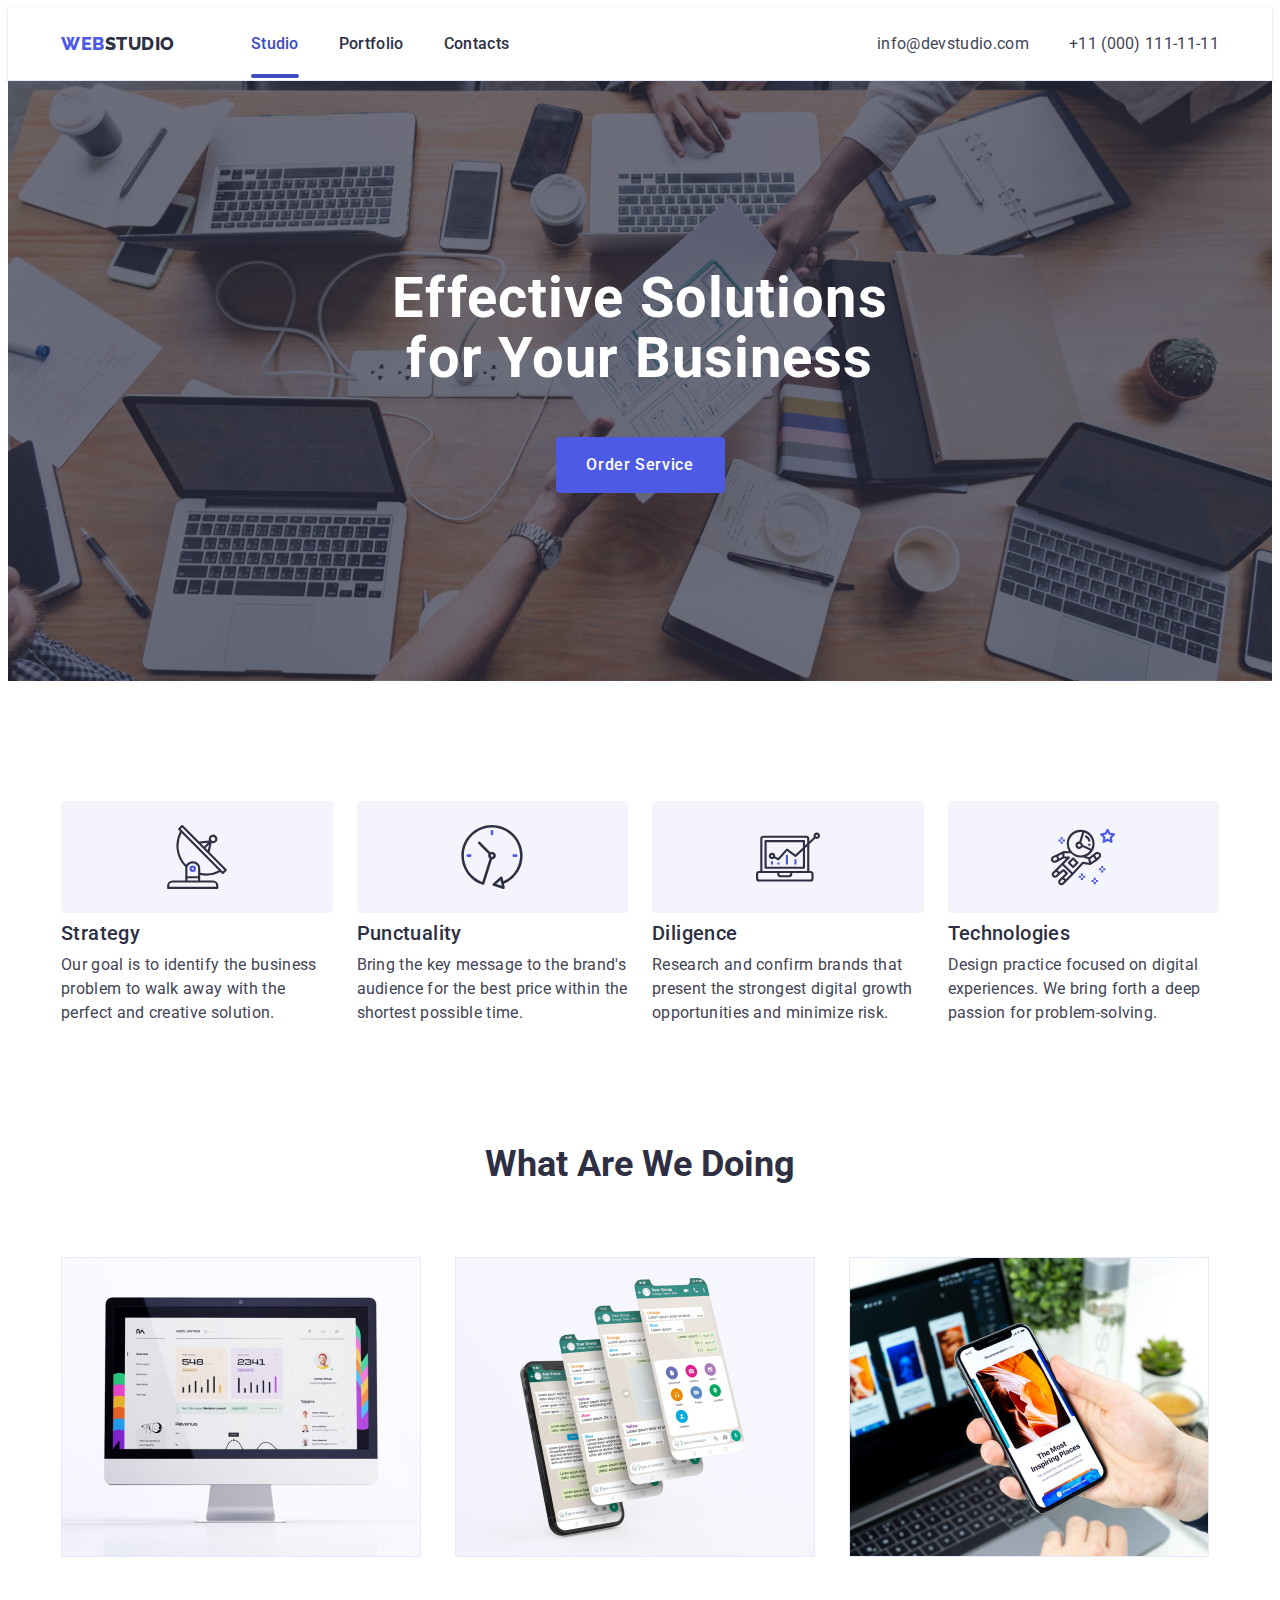
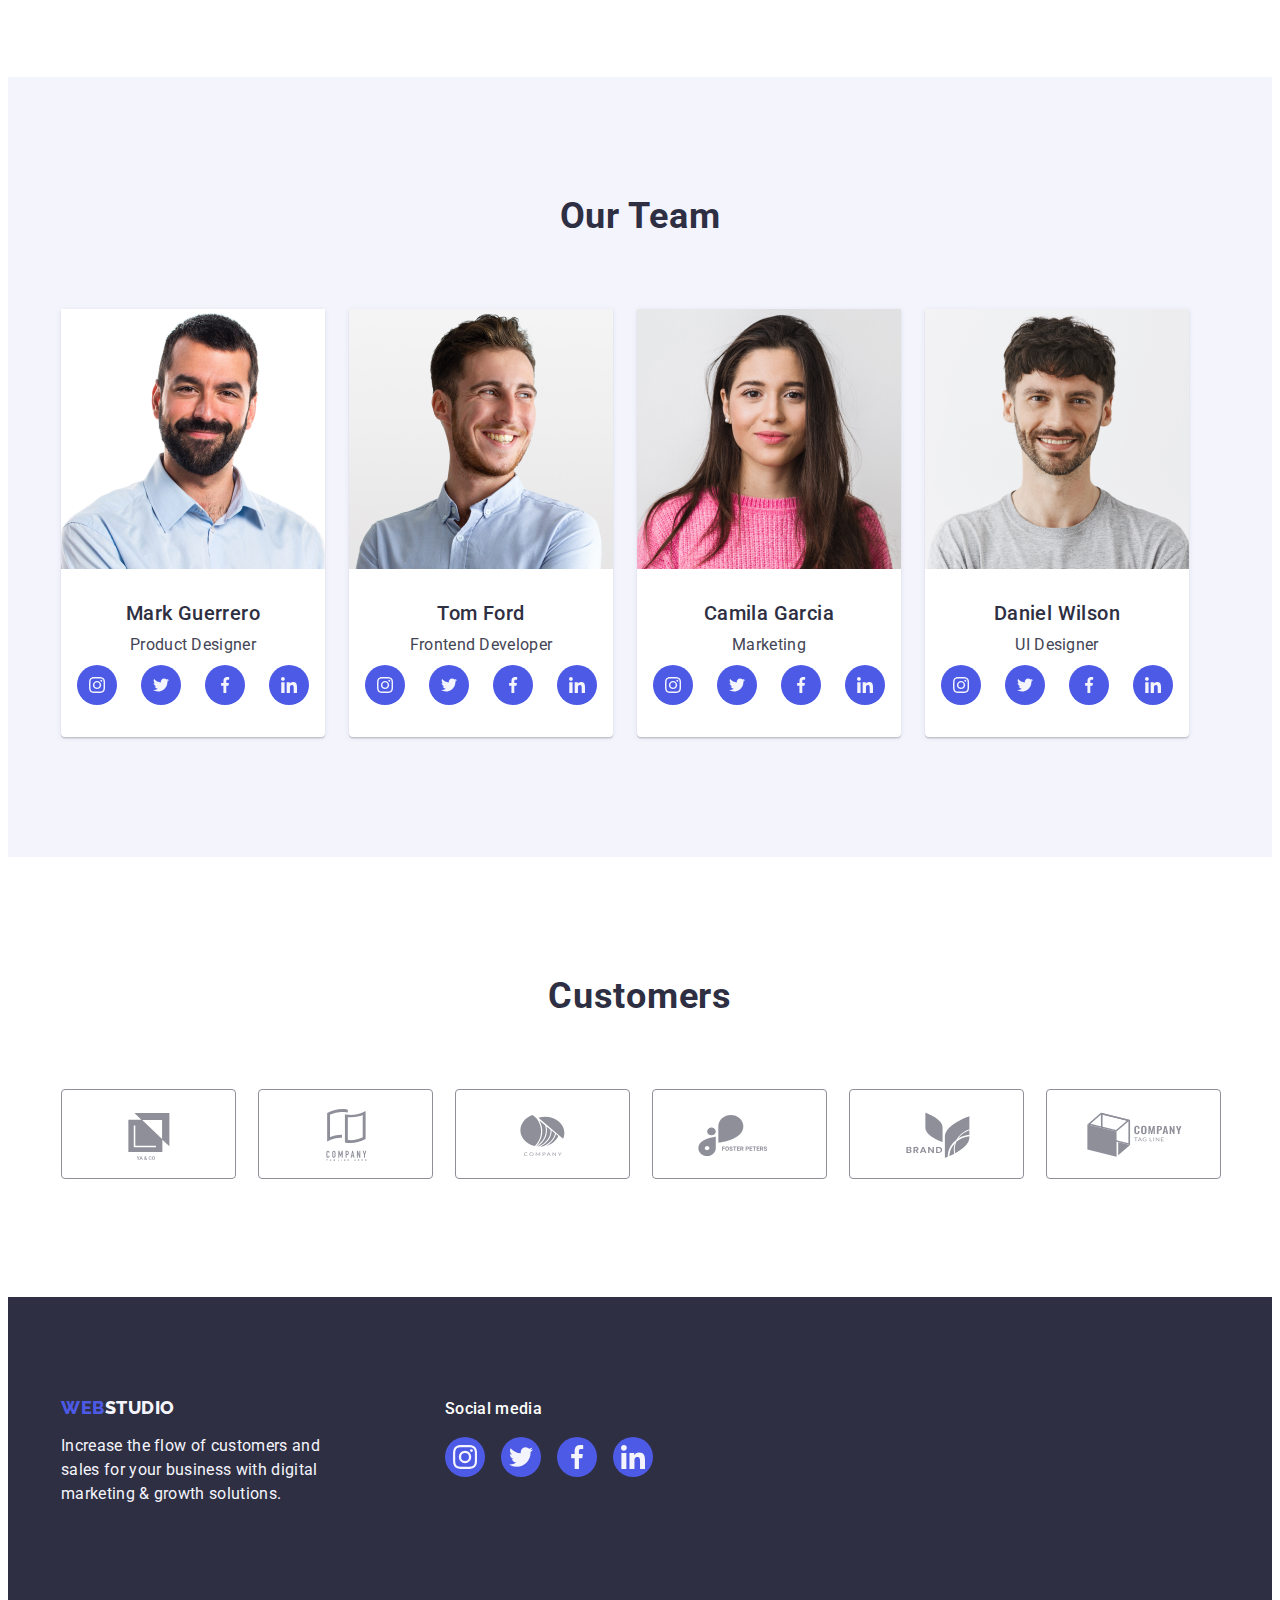
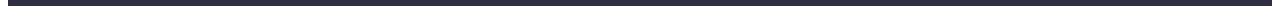
<file: index.html>
<!DOCTYPE html>
<html lang="en">
  <head>
    <meta charset="UTF-8" />
    <meta http-equiv="X-UA-Compatible" content="IE=edge" />
    <meta name="viewport" content="width=device-width, initial-scale=1.0" />
    <link rel="preconnect" href="https://fonts.googleapis.com" />
    <link rel="preconnect" href="https://fonts.gstatic.com" crossorigin />
    <link
      href="https://fonts.googleapis.com/css2?family=Raleway:wght@800&family=Roboto:wght@400;500;700&display=swap"
      rel="stylesheet"
    />
    <title>WebStudio</title>
    <link
      rel="stylesheet"
      href="https://cdnjs.cloudflare.com/ajax/libs/modern-normalize/2.0.0/modern-normalize.min.css"
      integrity="sha512-4xo8blKMVCiXpTaLzQSLSw3KFOVPWhm/TRtuPVc4WG6kUgjH6J03IBuG7JZPkcWMxJ5huwaBpOpnwYElP/m6wg=="
      crossorigin="anonymous"
      referrerpolicy="no-referrer"
    />
    <link rel="stylesheet" href="./css/styles.css" />
  </head>
  <body>
    <header class="header">
      <div class="header-container container">
        <nav class="nav">
          <a href="./index.html" class="header-logo link"
            >Web<span class="span-logo">Studio</span></a
          >
          <ul class="header-menu list">
            <li class="header-menu-item">
              <a href="./index.html" class="header-menu-link link current"
                >Studio</a
              >
            </li>
            <li class="header-menu-item">
              <a href="./portfolio.html" class="header-menu-link link"
                >Portfolio</a
              >
            </li>
            <li class="header-menu-item">
              <a href="" class="header-menu-link link">Contacts</a>
            </li>
          </ul>
        </nav>
        <address class="header-address">
          <ul class="header-address-list list">
            <li class="header-address-item">
              <a
                href="mailto:info@devstudio.com"
                class="header-address-link link"
                >info@devstudio.com</a
              >
            </li>
            <li class="header-address-item">
              <a href="tel:+110001111111" class="header-address-link link"
                >+11 (000) 111-11-11</a
              >
            </li>
          </ul>
        </address>
      </div>
    </header>
    <main class="main">
      <section class="hero-start">
        <div class="hero-start-container container">
          <h1 class="hero-start-title">
            Effective Solutions for Your Business
          </h1>

          <button type="button" class="hero-start-butoon" data-modal-open>
            Order Service
          </button>
        </div>
      </section>

      <section class="benefits">
        <div class="bebenefits-container container">
          <h2 class="visually-hidden">Benefits</h2>
          <ul class="benefits-list list">
            <li class="benefits-list-item">
              <div class="container-icon">
                <svg class="benefits-icon" width="64" height="64">
                  <use href="./images/icons.svg#icon-antenna"></use>
                </svg>
              </div>
              <h3 class="benefits-item-title">Strategy</h3>
              <p class="benefits-item-text">
                Our goal is to identify the business problem to walk away with
                the perfect and creative solution.
              </p>
            </li>
            <li class="benefits-list-item">
              <div class="container-icon">
                <svg class="benefits-icon" width="64" height="64">
                  <use href="./images/icons.svg#icon-clock"></use>
                </svg>
              </div>
              <h3 class="benefits-item-title">Punctuality</h3>
              <p class="benefits-item-text">
                Bring the key message to the brand's audience for the best price
                within the shortest possible time.
              </p>
            </li>
            <li class="benefits-list-item">
              <div class="container-icon">
                <svg class="benefits-icon" width="64" height="64">
                  <use href="./images/icons.svg#icon-diagram"></use>
                </svg>
              </div>
              <h3 class="benefits-item-title">Diligence</h3>
              <p class="benefits-item-text">
                Research and confirm brands that present the strongest digital
                growth opportunities and minimize risk.
              </p>
            </li>
            <li class="benefits-list-item">
              <div class="container-icon">
                <svg class="benefits-icon" width="64" height="64">
                  <use href="./images/icons.svg#icon-astronaut"></use>
                </svg>
              </div>
              <h3 class="benefits-item-title">Technologies</h3>
              <p class="benefits-item-text">
                Design practice focused on digital experiences. We bring forth a
                deep passion for problem-solving.
              </p>
            </li>
          </ul>
        </div>
      </section>

      <section class="product">
        <div class="product-container container">
          <h2 class="product-title">What are we doing</h2>
          <ul class="product-list list">
            <li class="product-list-item">
              <img
                src="./images/img-1.jpg"
                alt="Desktop App"
                width="360"
                height="300"
                class="product-list-img"
              />
            </li>
            <li class="product-list-item">
              <img
                src="./images/img-2.jpg"
                alt="Mobile App"
                width="360"
                height="300"
                class="product-list-img"
              />
            </li>
            <li class="product-list-item">
              <img
                src="./images/img-3.jpg"
                alt="Mobile App"
                width="360"
                height="300"
                class="product-list-img"
              />
            </li>
          </ul>
        </div>
      </section>

      <section class="team">
        <div class="team-container container">
          <h2 class="team-title">Our Team</h2>
          <ul class="team-list list">
            <li class="team-list-item">
              <img
                src="./images/face1.jpg"
                alt="Mark Guerrero photo"
                width="264"
                height="260"
                class="team-list-img"
              />
              <div class="team-name-container">
                <h3 class="team-list-name">Mark Guerrero</h3>
                <p class="team-list-text">Product Designer</p>
                <ul class="team-soc-list">
                  <li class="team-soc-item">
                    <a href="" class="team-soc-link">
                      <svg class="team-soc-svg" width="16" height="16">
                        <use href="./images/icons.svg#icon-instagram"></use>
                      </svg>
                    </a>
                  </li>
                  <li class="team-soc-item">
                    <a href="" class="team-soc-link">
                      <svg class="team-soc-svg" width="16" height="16">
                        <use href="./images/icons.svg#icon-twitter"></use>
                      </svg>
                    </a>
                  </li>
                  <li class="team-soc-item">
                    <a href="" class="team-soc-link">
                      <svg class="team-soc-svg" width="16" height="16">
                        <use href="./images/icons.svg#icon-facebook"></use>
                      </svg>
                    </a>
                  </li>
                  <li class="team-soc-item">
                    <a href="" class="team-soc-link">
                      <svg class="team-soc-svg" width="16" height="16">
                        <use href="./images/icons.svg#icon-linkedin"></use>
                      </svg>
                    </a>
                  </li>
                </ul>
              </div>
            </li>
            <li class="team-list-item">
              <img
                src="./images/face2.jpg"
                alt="Tom Ford"
                width="264"
                height="260"
                class="team-list-img"
              />
              <div class="team-name-container">
                <h3 class="team-list-name">Tom Ford</h3>
                <p class="team-list-text">Frontend Developer</p>
                <ul class="team-soc-list">
                  <li class="team-soc-item">
                    <a href="" class="team-soc-link">
                      <svg class="team-soc-svg" width="16" height="16">
                        <use href="./images/icons.svg#icon-instagram"></use>
                      </svg>
                    </a>
                  </li>
                  <li class="team-soc-item">
                    <a href="" class="team-soc-link">
                      <svg class="team-soc-svg" width="16" height="16">
                        <use href="./images/icons.svg#icon-twitter"></use>
                      </svg>
                    </a>
                  </li>
                  <li class="team-soc-item">
                    <a href="" class="team-soc-link">
                      <svg class="team-soc-svg" width="16" height="16">
                        <use href="./images/icons.svg#icon-facebook"></use>
                      </svg>
                    </a>
                  </li>
                  <li class="team-soc-item">
                    <a href="" class="team-soc-link">
                      <svg class="team-soc-svg" width="16" height="16">
                        <use href="./images/icons.svg#icon-linkedin"></use>
                      </svg>
                    </a>
                  </li>
                </ul>
              </div>
            </li>
            <li class="team-list-item">
              <img
                src="./images/face3.jpg"
                alt="Camila Garcia"
                width="264"
                height="260"
                class="team-list-img"
              />
              <div class="team-name-container">
                <h3 class="team-list-name">Camila Garcia</h3>
                <p class="team-list-text">Marketing</p>
                <ul class="team-soc-list">
                  <li class="team-soc-item">
                    <a href="" class="team-soc-link">
                      <svg class="team-soc-svg" width="16" height="16">
                        <use href="./images/icons.svg#icon-instagram"></use>
                      </svg>
                    </a>
                  </li>
                  <li class="team-soc-item">
                    <a href="" class="team-soc-link">
                      <svg class="team-soc-svg" width="16" height="16">
                        <use href="./images/icons.svg#icon-twitter"></use>
                      </svg>
                    </a>
                  </li>
                  <li class="team-soc-item">
                    <a href="" class="team-soc-link">
                      <svg class="team-soc-svg" width="16" height="16">
                        <use href="./images/icons.svg#icon-facebook"></use>
                      </svg>
                    </a>
                  </li>
                  <li class="team-soc-item">
                    <a href="" class="team-soc-link">
                      <svg class="team-soc-svg" width="16" height="16">
                        <use href="./images/icons.svg#icon-linkedin"></use>
                      </svg>
                    </a>
                  </li>
                </ul>
              </div>
            </li>
            <li class="team-list-item">
              <img
                src="./images/face4.jpg"
                alt="Daniel Wilson"
                width="264"
                height="260"
                class="team-list-img"
              />
              <div class="team-name-container">
                <h3 class="team-list-name">Daniel Wilson</h3>
                <p class="team-list-text">UI Designer</p>
                <ul class="team-soc-list">
                  <li class="team-soc-item">
                    <a href="" class="team-soc-link">
                      <svg class="team-soc-svg" width="16" height="16">
                        <use href="./images/icons.svg#icon-instagram"></use>
                      </svg>
                    </a>
                  </li>
                  <li class="team-soc-item">
                    <a href="" class="team-soc-link">
                      <svg class="team-soc-svg" width="16" height="16">
                        <use href="./images/icons.svg#icon-twitter"></use>
                      </svg>
                    </a>
                  </li>
                  <li class="team-soc-item">
                    <a href="" class="team-soc-link">
                      <svg class="team-soc-svg" width="16" height="16">
                        <use href="./images/icons.svg#icon-facebook"></use>
                      </svg>
                    </a>
                  </li>
                  <li class="team-soc-item">
                    <a href="" class="team-soc-link">
                      <svg class="team-soc-svg" width="16" height="16">
                        <use href="./images/icons.svg#icon-linkedin"></use>
                      </svg>
                    </a>
                  </li>
                </ul>
              </div>
            </li>
          </ul>
        </div>
      </section>

      <section class="customers">
        <div class="customers-container container">
          <h2 class="customers-title">Customers</h2>
          <ul class="customers-list">
            <li class="customers-list-item">
              <a href="" class="customers-list-link">
                <svg class="customers-list-svg" width="104" height="56">
                  <use href="./images/icons.svg#icon-customers-1"></use>
                </svg>
              </a>
            </li>
            <li class="customers-list-item">
              <a href="" class="customers-list-link">
                <svg class="customers-list-svg" width="104" height="56">
                  <use href="./images/icons.svg#icon-customers-2"></use>
                </svg>
              </a>
            </li>
            <li class="customers-list-item">
              <a href="" class="customers-list-link">
                <svg class="customers-list-svg" width="104" height="56">
                  <use href="./images/icons.svg#icon-customers-3"></use>
                </svg>
              </a>
            </li>
            <li class="customers-list-item">
              <a href="" class="customers-list-link">
                <svg class="customers-list-svg" width="104" height="56">
                  <use href="./images/icons.svg#icon-customers-4"></use>
                </svg>
              </a>
            </li>
            <li class="customers-list-item">
              <a href="" class="customers-list-link">
                <svg class="customers-list-svg" width="104" height="56">
                  <use href="./images/icons.svg#icon-customers-5"></use>
                </svg>
              </a>
            </li>
            <li class="customers-list-item">
              <a href="" class="customers-list-link">
                <svg class="customers-list-svg" width="104" height="56">
                  <use href="./images/icons.svg#icon-customers-6"></use>
                </svg>
              </a>
            </li>
          </ul>
        </div>
      </section>
    </main>
    <footer class="footer">
      <div class="footer-container container">
        <div class="footer-logo-container">
          <a href="./index.html" class="footer-logo link"
            >Web<span class="span-footer">Studio</span></a
          >
          <p class="footer-text">
            Increase the flow of customers and sales for your business with
            digital marketing & growth solutions.
          </p>
        </div>
        <div class="footer-soc">
          <p class="footer-soc-text">Social media</p>
          <ul class="footer-soc-list">
            <li class="footer-soc-item">
              <a href="" class="footer-soc-link"
                ><svg class="footer-svg" height="24" width="24">
                  <use href="./images/icons.svg#icon-instagram"></use>
                </svg>
              </a>
            </li>
            <li class="footer-soc-item">
              <a href="" class="footer-soc-link"
                ><svg class="footer-svg" height="24" width="24">
                  <use href="./images/icons.svg#icon-twitter"></use>
                </svg>
              </a>
            </li>
            <li class="footer-soc-item">
              <a href="" class="footer-soc-link"
                ><svg class="footer-svg" height="24" width="24">
                  <use href="./images/icons.svg#icon-facebook"></use>
                </svg>
              </a>
            </li>
            <li class="footer-soc-item">
              <a href="" class="footer-soc-link"
                ><svg class="footer-svg" height="24" width="24">
                  <use href="./images/icons.svg#icon-linkedin"></use>
                </svg>
              </a>
            </li>
          </ul>
        </div>
      </div>
    </footer>
    <div class="backdrop is-hidden" data-modal>
      <div class="modal">
        <button type="button" class="modal-btn" data-modal-close>
          <svg class="svg-close" width="8" height="8">
            <use href="./images/icons.svg#icon-close"></use>
          </svg>
        </button>
      </div>
    </div>
    <script src="./js/modal.js"></script>
  </body>
</html>
</file>
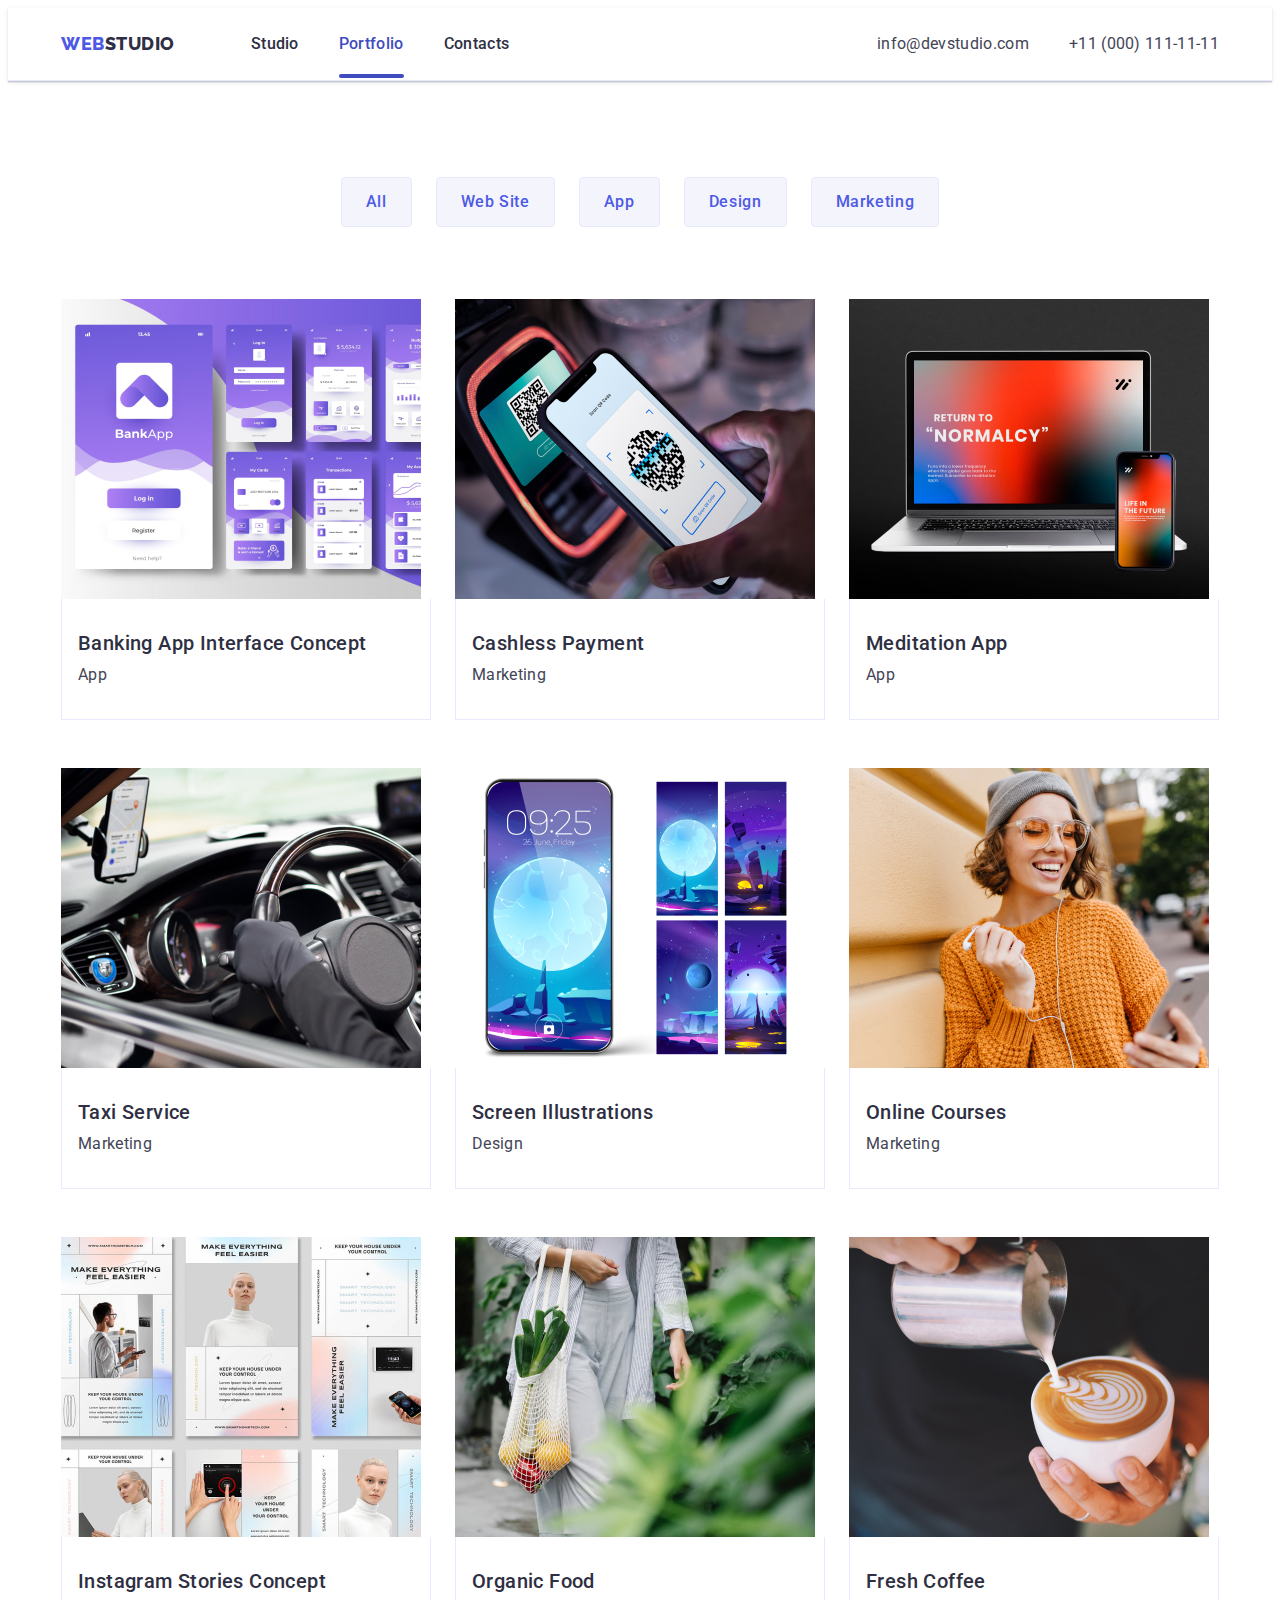
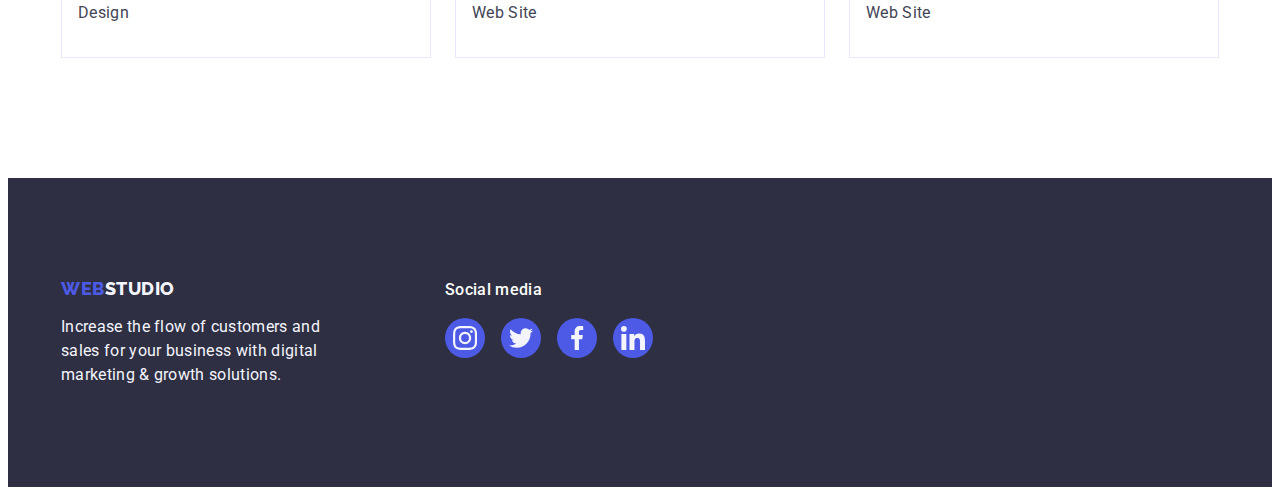
<file: portfolio.html>
<!DOCTYPE html>
<html lang="en">
  <head>
    <meta charset="UTF-8" />
    <meta http-equiv="X-UA-Compatible" content="IE=edge" />
    <meta name="viewport" content="width=device-width, initial-scale=1.0" />
    <link rel="preconnect" href="https://fonts.googleapis.com" />
    <link rel="preconnect" href="https://fonts.gstatic.com" crossorigin />
    <link
      href="https://fonts.googleapis.com/css2?family=Raleway:wght@800&family=Roboto:wght@400;500;700&display=swap"
      rel="stylesheet"
    />
    <title>WebStudio</title>
    <link
      rel="stylesheet"
      href="https://cdnjs.cloudflare.com/ajax/libs/modern-normalize/2.0.0/modern-normalize.min.css"
      integrity="sha512-4xo8blKMVCiXpTaLzQSLSw3KFOVPWhm/TRtuPVc4WG6kUgjH6J03IBuG7JZPkcWMxJ5huwaBpOpnwYElP/m6wg=="
      crossorigin="anonymous"
      referrerpolicy="no-referrer"
    />
    <link rel="stylesheet" href="./css/styles.css" />
  </head>
  <body>
    <header class="header">
      <div class="header-container container">
        <nav class="nav">
          <a href="./index.html" class="header-logo link"
            >Web<span class="span-logo">Studio</span></a
          >
          <ul class="header-menu list">
            <li class="header-menu-item">
              <a href="./index.html" class="header-menu-link link">Studio</a>
            </li>
            <li class="header-menu-item">
              <a href="./portfolio.html" class="header-menu-link link current"
                >Portfolio</a
              >
            </li>
            <li class="header-menu-item">
              <a href="" class="header-menu-link link">Contacts</a>
            </li>
          </ul>
        </nav>
        <address class="header-address">
          <ul class="header-address-list list">
            <li class="header-address-item">
              <a
                href="mailto:info@devstudio.com"
                class="header-address-link link"
                >info@devstudio.com</a
              >
            </li>
            <li class="header-address-item">
              <a href="tel:+110001111111" class="header-address-link link"
                >+11 (000) 111-11-11</a
              >
            </li>
          </ul>
        </address>
      </div>
    </header>

    <main class="hero-portfolio">
      <section class="hero-portfolio-start">
        <div class="hero-portfolio-start-container container">
          <h1 class="visually-hidden">Portfolio</h1>
          <ul class="hero-portfolio-menu list">
            <li class="hero-portfolio-menu-item">
              <button type="button" class="hero-menu-button">All</button>
            </li>
            <li class="hero-portfolio-menu-item">
              <button type="button" class="hero-menu-button">Web Site</button>
            </li>
            <li class="hero-portfolio-menu-item">
              <button type="button" class="hero-menu-button">App</button>
            </li>
            <li class="hero-portfolio-menu-item">
              <button type="button" class="hero-menu-button">Design</button>
            </li>
            <li class="hero-portfolio-menu-item">
              <button type="button" class="hero-menu-button">Marketing</button>
            </li>
          </ul>

          <ul class="hero-products-list list">
            <li class="hero-products-item">
              <a href="" class="product-link link">
                <div class="prod-img-countainer">
                  <img
                    src="./images/p-img1.jpg"
                    alt="Banking App"
                    class="hero-products-img"
                    width="360"
                  />
                  <p class="prod-hide-text">
                    14 Stylish and User-Friendly App Design Concepts · Task
                    Manager App · Calorie Tracker App · Exotic Fruit Ecommerce
                    App · Cloud Storage App
                  </p>
                </div>
                <div class="name-products-countainer">
                  <h2 class="hero-products-title">
                    Banking App Interface Concept
                  </h2>
                  <p class="hero-products-text">App</p>
                </div>
              </a>
            </li>

            <li class="hero-products-item">
              <a href="" class="product-link link">
                <div class="prod-img-countainer">
                  <img
                    src="./images/p-img2.jpg"
                    alt="Banking App"
                    class="hero-products-img"
                    width="360"
                  />
                  <p class="prod-hide-text">
                    14 Stylish and User-Friendly App Design Concepts · Task
                    Manager App · Calorie Tracker App · Exotic Fruit Ecommerce
                    App · Cloud Storage App
                  </p>
                </div>
                <div class="name-products-countainer">
                  <h2 class="hero-products-title">Cashless Payment</h2>
                  <p class="hero-products-text">Marketing</p>
                </div>
              </a>
            </li>

            <li class="hero-products-item">
              <a href="" class="product-link link">
                <div class="prod-img-countainer">
                  <img
                    src="./images/p-img3.jpg"
                    alt="Banking App"
                    class="hero-products-img"
                    width="360"
                  />
                  <p class="prod-hide-text">
                    14 Stylish and User-Friendly App Design Concepts · Task
                    Manager App · Calorie Tracker App · Exotic Fruit Ecommerce
                    App · Cloud Storage App
                  </p>
                </div>
                <div class="name-products-countainer">
                  <h2 class="hero-products-title">Meditation App</h2>
                  <p class="hero-products-text">App</p>
                </div>
              </a>
            </li>

            <li class="hero-products-item">
              <a href="" class="product-link link">
                <div class="prod-img-countainer">
                  <img
                    src="./images/p-img4.jpg"
                    alt="Banking App"
                    class="hero-products-img"
                    width="360"
                  />
                  <p class="prod-hide-text">
                    14 Stylish and User-Friendly App Design Concepts · Task
                    Manager App · Calorie Tracker App · Exotic Fruit Ecommerce
                    App · Cloud Storage App
                  </p>
                </div>
                <div class="name-products-countainer">
                  <h2 class="hero-products-title">Taxi Service</h2>
                  <p class="hero-products-text">Marketing</p>
                </div>
              </a>
            </li>
            <li class="hero-products-item">
              <a href="" class="product-link link">
                <div class="prod-img-countainer">
                  <img
                    src="./images/p-img5.jpg"
                    alt="Banking App"
                    class="hero-products-img"
                    width="360"
                  />
                  <p class="prod-hide-text">
                    14 Stylish and User-Friendly App Design Concepts · Task
                    Manager App · Calorie Tracker App · Exotic Fruit Ecommerce
                    App · Cloud Storage App
                  </p>
                </div>
                <div class="name-products-countainer">
                  <h2 class="hero-products-title">Screen Illustrations</h2>
                  <p class="hero-products-text">Design</p>
                </div>
              </a>
            </li>
            <li class="hero-products-item">
              <a href="" class="product-link link">
                <div class="prod-img-countainer">
                  <img
                    src="./images/p-img6.jpg"
                    alt="Banking App"
                    class="hero-products-img"
                    width="360"
                  />
                  <p class="prod-hide-text">
                    14 Stylish and User-Friendly App Design Concepts · Task
                    Manager App · Calorie Tracker App · Exotic Fruit Ecommerce
                    App · Cloud Storage App
                  </p>
                </div>
                <div class="name-products-countainer">
                  <h2 class="hero-products-title">Online Courses</h2>
                  <p class="hero-products-text">Marketing</p>
                </div>
              </a>
            </li>

            <li class="hero-products-item">
              <a href="" class="product-link link">
                <div class="prod-img-countainer">
                  <img
                    src="./images/p-img7.jpg"
                    alt="Banking App"
                    class="hero-products-img"
                    width="360"
                  />
                  <p class="prod-hide-text">
                    14 Stylish and User-Friendly App Design Concepts · Task
                    Manager App · Calorie Tracker App · Exotic Fruit Ecommerce
                    App · Cloud Storage App
                  </p>
                </div>
                <div class="name-products-countainer">
                  <h2 class="hero-products-title">Instagram Stories Concept</h2>
                  <p class="hero-products-text">Design</p>
                </div>
              </a>
            </li>
            <li class="hero-products-item">
              <a href="" class="product-link link">
                <div class="prod-img-countainer">
                  <img
                    src="./images/p-img8.jpg"
                    alt="Banking App"
                    class="hero-products-img"
                    width="360"
                  />
                  <p class="prod-hide-text">
                    14 Stylish and User-Friendly App Design Concepts · Task
                    Manager App · Calorie Tracker App · Exotic Fruit Ecommerce
                    App · Cloud Storage App
                  </p>
                </div>
                <div class="name-products-countainer">
                  <h2 class="hero-products-title">Organic Food</h2>
                  <p class="hero-products-text">Web Site</p>
                </div>
              </a>
            </li>
            <li class="hero-products-item">
              <a href="" class="product-link link">
                <div class="prod-img-countainer">
                  <img
                    src="./images/p-img9.jpg"
                    alt="Banking App"
                    class="hero-products-img"
                    width="360"
                  />
                  <p class="prod-hide-text">
                    14 Stylish and User-Friendly App Design Concepts · Task
                    Manager App · Calorie Tracker App · Exotic Fruit Ecommerce
                    App · Cloud Storage App
                  </p>
                </div>
                <div class="name-products-countainer">
                  <h2 class="hero-products-title">Fresh Coffee</h2>
                  <p class="hero-products-text">Web Site</p>
                </div>
              </a>
            </li>
          </ul>
        </div>
      </section>
    </main>

    <footer class="footer">
      <div class="footer-container container">
        <div class="footer-logo-container">
          <a href="./index.html" class="footer-logo link"
            >Web<span class="span-footer">Studio</span></a
          >
          <p class="footer-text">
            Increase the flow of customers and sales for your business with
            digital marketing & growth solutions.
          </p>
        </div>
        <div class="footer-soc">
          <p class="footer-soc-text">Social media</p>
          <ul class="footer-soc-list">
            <li class="footer-soc-item">
              <a href="" class="footer-soc-link"
                ><svg class="footer-svg" height="24" width="24">
                  <use href="./images/icons.svg#icon-instagram"></use>
                </svg>
              </a>
            </li>
            <li class="footer-soc-item">
              <a href="" class="footer-soc-link"
                ><svg class="footer-svg" height="24" width="24">
                  <use href="./images/icons.svg#icon-twitter"></use>
                </svg>
              </a>
            </li>
            <li class="footer-soc-item">
              <a href="" class="footer-soc-link"
                ><svg class="footer-svg" height="24" width="24">
                  <use href="./images/icons.svg#icon-facebook"></use>
                </svg>
              </a>
            </li>
            <li class="footer-soc-item">
              <a href="" class="footer-soc-link"
                ><svg class="footer-svg" height="24" width="24">
                  <use href="./images/icons.svg#icon-linkedin"></use>
                </svg>
              </a>
            </li>
          </ul>
        </div>
      </div>
    </footer>
  </body>
</html>
</file>
<file: css/styles.css>
:root {
  --active-color: #404bbf;
  --title-color: #2e2f42;
  --button-color: #f4f4fd;
  --p-color: #434455;
  --button-main-color: #4d5ae5;
  --button-portfolio-main: #e7e9fc;
  --white: #ffffff;
  --customers-color: #8e8f99;
}

body {
  font-family: "Roboto", sans-serif;
  color: #434455;
  background-color: #ffffff;
}
p,
h1,
h2,
h3,
h4,
h5,
h6 {
  margin-top: 0;
  margin-bottom: 0;
}
.visually-hidden {
  position: absolute;
  width: 1px;
  height: 1px;
  margin: -1px;
  border: 0;
  padding: 0;

  white-space: nowrap;
  clip-path: inset(100%);
  clip: rect(0 0 0 0);
  overflow: hidden;
}

ul {
  margin-top: 0;
  margin-bottom: 0;
  padding-left: 0;
  list-style-type: none;
}

img {
  display: block;
}

.link {
  text-decoration: none;
}

.container {
  width: 1158px;
  padding-left: 15px;
  padding-right: 15px;
  margin: 0 auto;
}
/**----------------INDEX-------------**/

.hero-start-container {
}

.hero-start {
  background-color: #2e2f42;
  text-align: center;
  padding-top: 188px;
  padding-bottom: 188px;
  display: flex;
  background-image: linear-gradient(
      to bottom,
      rgba(46, 47, 66, 0.7),
      rgba(46, 47, 66, 0.7)
    ),
    url(../images/hero-image.jpg);
  max-width: 1440px;
  background-repeat: no-repeat;
  background-position: center;
  background-size: cover;
  margin: 0 auto;
}
.hero-start-title {
  font-weight: 700;
  font-size: 56px;
  line-height: 1.07;
  letter-spacing: 0.02em;
  color: #ffffff;
  max-width: 496px;
  margin: 0 auto;
  margin-bottom: 48px;
}
.hero-start-butoon {
  font-family: "Roboto", sans-serif;
  font-style: normal;
  font-weight: 500;
  font-size: 16px;
  line-height: 1.5;
  letter-spacing: 0.04em;
  color: #ffffff;
  background: #4d5ae5;
  cursor: pointer;
  display: block;
  min-width: 169px;
  height: 56px;
  border: none;
  background-color: var(--button-main-color);
  border-radius: 4px;
  margin: 0 auto;
  transition: background-color 250ms cubic-bezier(0.4, 0, 0.2, 1);
}

.hero-start-butoon:hover {
  background-color: #404bbf;
}

.hero-start-butoon:focus {
  background-color: #404bbf;
}
/**----------------INDEX-Benefits---------------**/
.benefits {
  padding: 120px 0;
}
.benefits-list {
  display: flex;
  gap: 24px;
}

.benefits-list-item {
  width: calc((100% - 72px) / 4);
}
.container-icon {
  display: flex;
  align-items: center;
  justify-content: center;
  height: 112px;
  background-color: #f4f4fd;
  border-radius: 4px;
  margin-bottom: 8px;
}
.benefits-icon {
}
.benefits-item-title {
  font-weight: 500;
  font-size: 20px;
  line-height: 1.2;
  letter-spacing: 0.02em;
  color: var(--title-color);
  margin-bottom: 8px;
}
.benefits-item-text {
  font-size: 16px;
  line-height: 1.5;
  letter-spacing: 0.02em;
  color: #434455;
}

/**---------------INDEX-PRODUCT--------------**/
.product {
  padding-bottom: 120px;
}
.product-title {
  font-weight: 700;
  font-size: 36px;
  line-height: 1.11;
  text-align: center;
  text-transform: capitalize;
  color: var(--title-color);
  margin-bottom: 72px;
}

.product-list {
  display: flex;
  gap: 24px;
}
.product-list-item {
  width: calc((100% - 48px) / 3);
}
.product-list-img {
}

/**----------------TEAM---------------**/

.team {
  padding-top: 120px;
  padding-bottom: 120px;
  background-color: #f4f4fd;
}
.team-container {
}
.team-title {
  font-weight: 700;
  font-size: 36px;
  line-height: 1.11;
  letter-spacing: 0.02em;
  text-align: center;
  text-transform: capitalize;
  color: var(--title-color);
  margin-bottom: 72px;
}
.team-list {
  display: flex;
  gap: 24px;
}
.team-list-item {
  background-color: #ffffff;
  width: calc((100% -72) / 4);
  border-radius: 0px 0px 4px 4px;
  box-shadow: 0px 1px 6px rgba(46, 47, 66, 0.08),
    0px 1px 1px rgba(46, 47, 66, 0.16), 0px 2px 1px rgba(46, 47, 66, 0.08);
}

.team-list-img {
}

.team-name-container {
  padding-top: 32px;
  padding-bottom: 32px;
}
.team-list-name {
  font-weight: 500;
  font-size: 20px;
  line-height: 1.2;
  letter-spacing: 0.02em;
  color: var(--title-color);
  text-align: center;
  margin-bottom: 8px;
}
.team-list-text {
  font-size: 16px;
  line-height: 1.5;
  letter-spacing: 0.02em;
  color: #434455;
  text-align: center;
}
.team-soc-list {
  display: flex;
  justify-content: center;
  gap: 24px;
  padding-top: 8px;
}
.team-soc-item {
  width: 40px;
  height: 40px;
}

.team-soc-link {
  width: 100%;
  height: 100%;
  background-color: var(--button-main-color);
  border-radius: 50%;
  display: flex;
  align-items: center;
  justify-content: center;
  transition: background-color 250ms cubic-bezier(0.4, 0, 0.2, 1);
}

.team-soc-link:is(:hover, :focus) {
  background-color: #404bbf;
}
.team-soc-svg {
  fill: #f4f4fd;
}
/**----------------HEADER-------------**/
.header-container {
  display: flex;
}
.nav {
  display: flex;
  align-items: center;
}
.header {
  border-bottom: 1px solid #e7e9fc;
  box-shadow: 0px 2px 1px rgba(46, 47, 66, 0.08),
    0px 1px 1px rgba(46, 47, 66, 0.16), 0px 1px 6px rgba(46, 47, 66, 0.08);
}

.header-logo {
  font-family: "Raleway", sans-serif;
  font-weight: 800;
  font-size: 18px;
  line-height: 1.17;
  letter-spacing: 0.03em;
  text-transform: uppercase;
  color: #4d5ae5;
  margin-right: 76px;
}

.header-logo span {
  color: #2e2f42;
}

.list {
  list-style-type: none;
}

.header-menu {
  display: flex;
  gap: 40px;
}

.header-menu-item {
  padding-top: 24px;
  padding-bottom: 24px;
}

.header-menu-link {
  font-weight: 500;
  font-size: 16px;
  line-height: 1.5;
  letter-spacing: 0.02em;
  color: #2e2f42;
  padding-top: 24px;
  padding-bottom: 24px;
  transition: color 250ms cubic-bezier(0.4, 0, 0.2, 1);
}

.header-menu-link:is(:hover, :focus) {
  color: var(--active-color);
}

.current {
  position: relative;
  color: #404bbf;
}
.current::after {
  content: "";
  position: absolute;
  width: 100%;
  height: 4px;
  left: 0;
  bottom: -1px;
  border-radius: 2px;
  background-color: #404bbf;
}

.header-address {
  font-style: normal;
  display: flex;
  margin-left: auto;
}
.header-address-list {
  list-style-type: none;
  display: flex;
  gap: 40px;
  padding-top: 24px;
  padding-bottom: 24px;
}
.header-address-item {
}
.header-address-link {
  font-style: normal;
  font-size: 16px;
  line-height: 1.5;
  letter-spacing: 0.02em;
  color: #434455;
  transition: color 250ms cubic-bezier(0.4, 0, 0.2, 1);
}

.header-address-link:is(:hover, :focus) {
  color: var(--active-color);
}
/**----------------PORTFOLIO-HERO-------------**/
.hero-portfolio-start-container {
}
.hero-portfolio {
}
.hero-portfolio-start {
  padding-top: 96px;
  padding-bottom: 120px;
}
.hero-portfolio-menu {
  display: flex;
  justify-content: center;
  gap: 24px;
  margin-bottom: 72px;
}
.hero-portfolio-menu-item {
  list-style-type: none;
}
.hero-menu-button {
  font-family: "Roboto", sans-serif;
  font-style: normal;
  font-weight: 500;
  font-size: 16px;
  line-height: 1.5;
  text-align: center;
  letter-spacing: 0.04em;
  color: #4d5ae5;
  cursor: pointer;
  background-color: var(--button-color);
  padding: 12px 24px;
  border: 1px solid var(--button-portfolio-main);
  border-radius: 4px;
  transition: color 250ms cubic-bezier(0.4, 0, 0.2, 1),
    background-color 250ms cubic-bezier(0.4, 0, 0.2, 1),
    border 250ms cubic-bezier(0.4, 0, 0.2, 1);
  transition: color 250ms cubic-bezier(0.4, 0, 0.2, 1),
    background-color 250ms cubic-bezier(0.4, 0, 0.2, 1),
    border-color 250ms cubic-bezier(0.4, 0, 0.2, 1),
    box-shadow 250ms cubic-bezier(0.4, 0, 0.2, 1);
}

.hero-menu-button:hover {
  color: #ffffff;
  background-color: #404bbf;
  flex: none;
  border: 1px solid transparent;
  box-shadow: 0px 3px 1px rgba(0, 0, 0, 0.1), 0px 2px 1px rgba(0, 0, 0, 0.08),
    0px 2px 2px rgba(0, 0, 0, 0.12);
}

.hero-menu-button:focus {
  background-color: #404bbf;
  color: #ffffff;
  flex: none;
  border: 1px solid transparent;
  box-shadow: 0px 3px 1px rgba(0, 0, 0, 0.1), 0px 2px 1px rgba(0, 0, 0, 0.08),
    0px 2px 2px rgba(0, 0, 0, 0.12);
}

/**------------------PORTFOLIO-HERO-PRODUCTS---------------**/

.hero-products {
}
.hero-products-menu {
  list-style-type: none;
}
.hero-products-list {
  display: flex;
  flex-wrap: wrap;
  column-gap: 24px;
  row-gap: 48px;
}
.hero-products-item {
  width: calc((100% - 48px) / 3);
}
.hero-products-img {
}
.prod-img-countainer {
  position: relative;
  overflow: hidden;
}
.prod-hide-text {
  position: absolute;
  top: 0;
  font-size: 16px;
  line-height: 1.5;
  letter-spacing: 0.02em;
  color: var(--button-color);
  padding: 40px 32px;
  background-color: #4d5ae5;
  height: 100%;
  width: 100%;
  transform: translateY(100%);
  transition: transform 250ms cubic-bezier(0.4, 0, 0.2, 1);
}

.product-link:hover .prod-hide-text {
  transform: translate(0);
}
.product-link:focus .prod-hide-text {
  transform: translate(0);
}
.name-products-countainer {
  padding: 32px 16px;
  border: 1px solid #e7e9fc;
  border-top: none;
}
.hero-products-title {
  font-weight: 500;
  font-size: 20px;
  line-height: 1.2;
  letter-spacing: 0.02em;
  color: var(--title-color);
  margin-bottom: 8px;
}
.hero-products-text {
  font-size: 16px;
  line-height: 1.5;
  letter-spacing: 0.02em;
  color: var(--p-color);
}

.hero-prod {
}
.product-link {
  display: block;
  transition: box-shadow 250ms cubic-bezier(0.4, 0, 0.2, 1);
}

.product-link:is(:hover, :focus) {
  box-shadow: 0px 1px 6px rgba(46, 47, 66, 0.08),
    0px 1px 1px rgba(46, 47, 66, 0.16), 0px 2px 1px rgba(46, 47, 66, 0.08);
}

/*-------------CUSTOMERS--------------------*/

.customers {
  padding-top: 120px;
  padding-bottom: 120px;
}

.customers-container {
}

.customers-title {
  font-weight: 700;
  font-size: 36px;
  line-height: 1.11;
  text-align: center;
  letter-spacing: 0.02em;
  text-transform: capitalize;
  color: var(--title-color);
  margin-bottom: 72px;
}

.customers-list {
  display: flex;
  gap: 24px;
}

.customers-list-item {
  width: calc((100% - 120px) / 6);
  height: 88px;
}

.customers-list-link {
  width: 100%;
  height: 100%;
  border: 1px solid #8e8f99;
  border-radius: 4px;
  display: flex;
  align-items: center;
  justify-content: center;
  color: var(--customers-color);
  transition: border-color 250ms cubic-bezier(0.4, 0, 0.2, 1),
    color 250ms cubic-bezier(0.4, 0, 0.2, 1);
}

.customers-list-link:is(:hover, :focus) {
  border-color: #404bbf;
  color: #404bbf;
}
.customers-list-svg {
  fill: currentColor;
}
/**-----------FOOTER---------**/

.footer-logo {
  font-family: "Raleway", sans-serif;
  font-weight: 800;
  font-size: 18px;
  line-height: 1.17;
  letter-spacing: 0.03em;
  text-transform: uppercase;
  color: #4d5ae5;
  display: inline-block;
  margin-bottom: 16px;
}

footer {
  background-color: #2e2f42;
  padding-top: 100px;
  padding-bottom: 100px;
}

.footer-container {
  display: flex;
  align-items: baseline;
}
.footer-logo-container {
  margin-right: 120px;
}
.footer-soc-text {
  font-weight: 500;
  font-size: 16px;
  line-height: 1.5;
  letter-spacing: 0.02em;
  color: var(--white);
  margin-bottom: 16px;
}
.footer-soc-list {
  display: flex;
  gap: 16px;
}

.footer-soc-item {
  width: 40px;
  height: 40px;
}

.footer-soc-link {
  width: 100%;
  height: 100%;
  background-color: var(--button-main-color);
  border-radius: 50%;
  display: flex;
  align-items: center;
  justify-content: center;
  transition: background-color 250ms cubic-bezier(0.4, 0, 0.2, 1);
}
.footer-soc-link:is(:hover, :focus) {
  background-color: #31d0aa;
}

.footer-svg {
  fill: var(--button-color);
}

.footer-logo span {
  color: #f4f4fd;
}

.footer-text {
  font-size: 16px;
  line-height: 1.5;
  letter-spacing: 0.02em;
  color: #f4f4fd;
  max-width: 264px;
}

.backdrop {
  position: fixed;
  top: 0;
  width: 100%;
  height: 100%;
  background-color: rgba(46, 47, 66, 0.4);
  transition: opacity 250ms cubic-bezier(0.4, 0, 0.2, 1),
    visibility 250ms cubic-bezier(0.4, 0, 0.2, 1);
}
.modal {
  position: absolute;
  top: 50%;
  left: 50%;
  transform: translate(-50%, -50%);
  width: 408px;
  min-height: 584px;
  background-color: #fcfcfc;
  border-radius: 4px;
  box-shadow: 0px 1px 1px rgba(0, 0, 0, 0.14), 0px 1px 3px rgba(0, 0, 0, 0.12),
    0px 2px 1px rgba(0, 0, 0, 0.2);
  transition: transform 250ms cubic-bezier(0.4, 0, 0.2, 1);
}

.modal-btn {
  position: absolute;
  width: 24px;
  height: 24px;
  right: 24px;
  top: 24px;
  display: flex;
  align-items: center;
  justify-content: center;
  background-color: #e7e9fc;
  border: 1px solid rgba(0, 0, 0, 0.1);
  border-radius: 50%;
  padding: 0;
  cursor: pointer;
  box-shadow: 0px 1px 1px rgba(0, 0, 0, 0.14), 0px 1px 3px rgba(0, 0, 0, 0.12),
    0px 2px 1px rgba(0, 0, 0, 0.2);
  transition: background-color 250ms cubic-bezier(0.4, 0, 0.2, 1),
    border 250ms cubic-bezier(0.4, 0, 0.2, 1);
}

.svg-close {
  transition: fill 250ms cubic-bezier(0.4, 0, 0.2, 1);
}

.modal-btn:hover {
  background-color: #404bbf;
  border: none;
  fill: #ffffff;
}
.modal-btn:focus {
  background-color: #404bbf;
  border: none;
  fill: #ffffff;
}

.is-hidden {
  opacity: 0;
  visibility: hidden;
  pointer-events: none;
}
</file>
